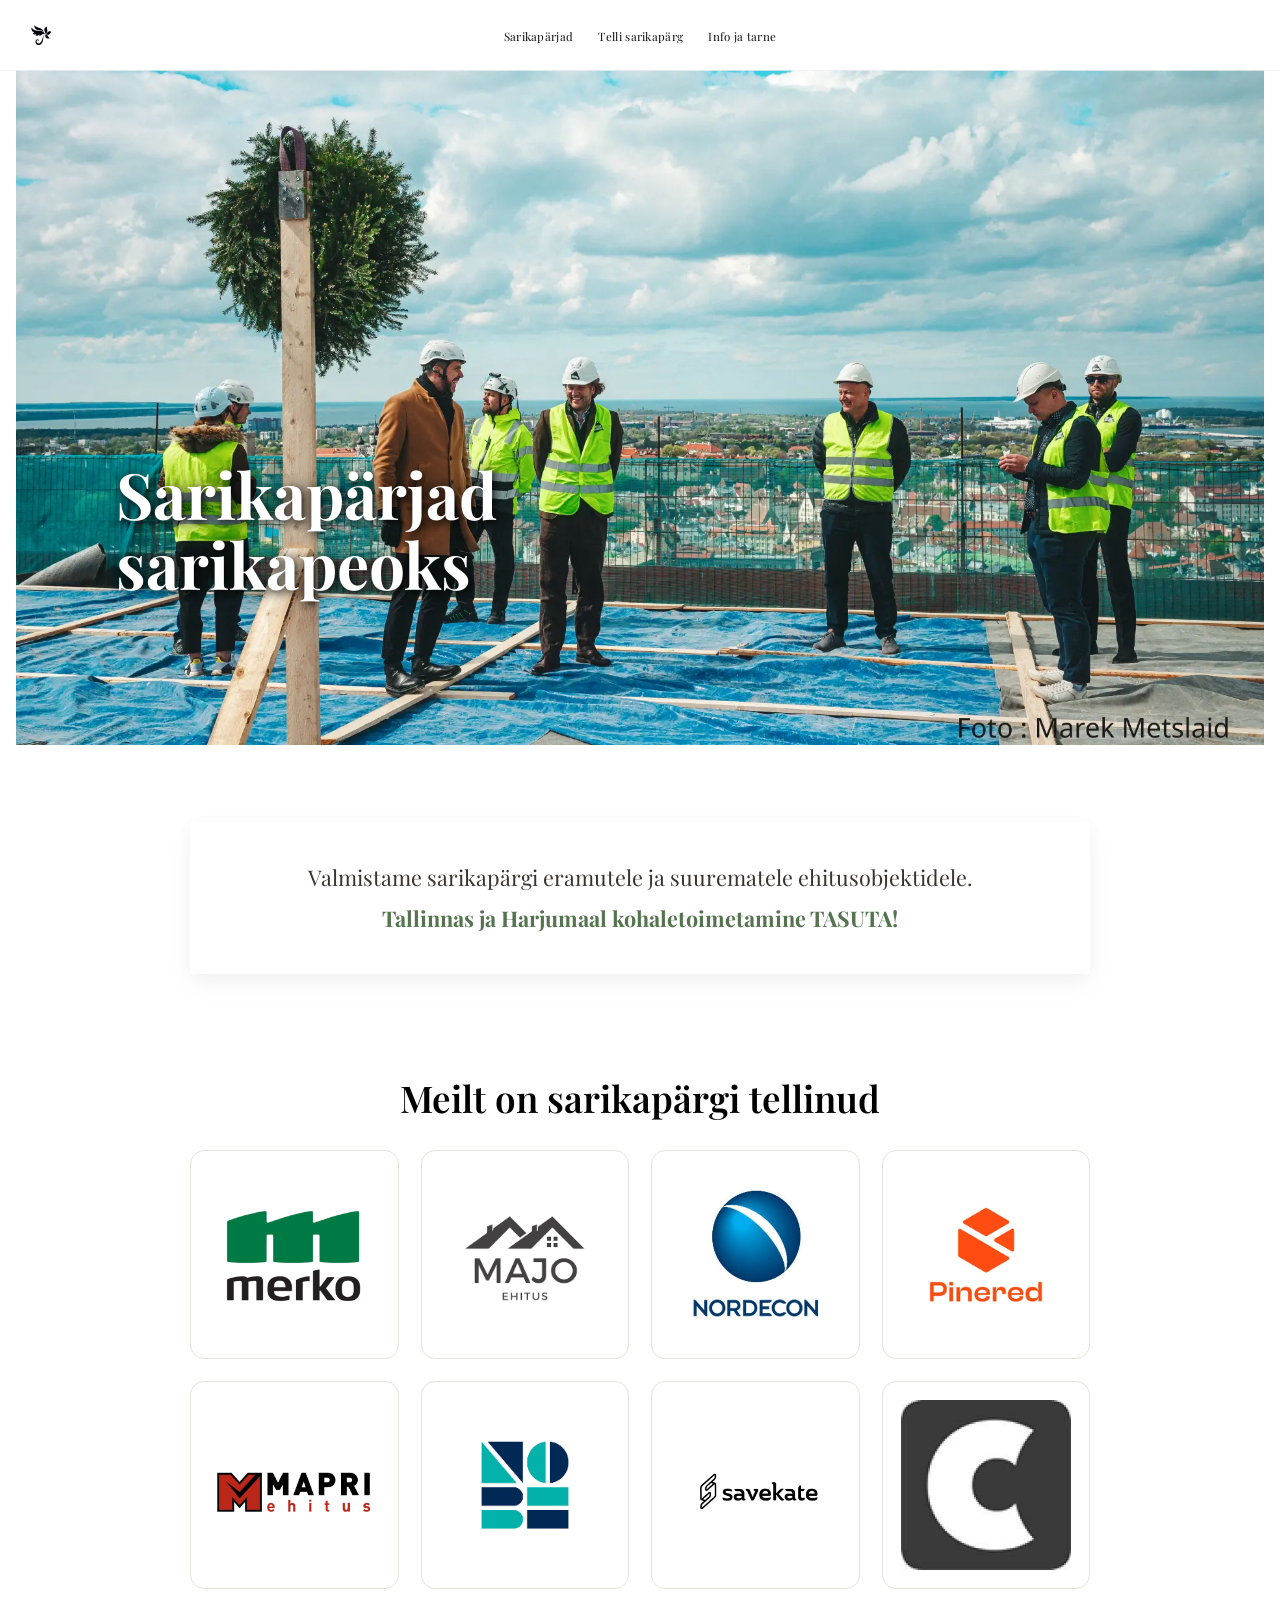
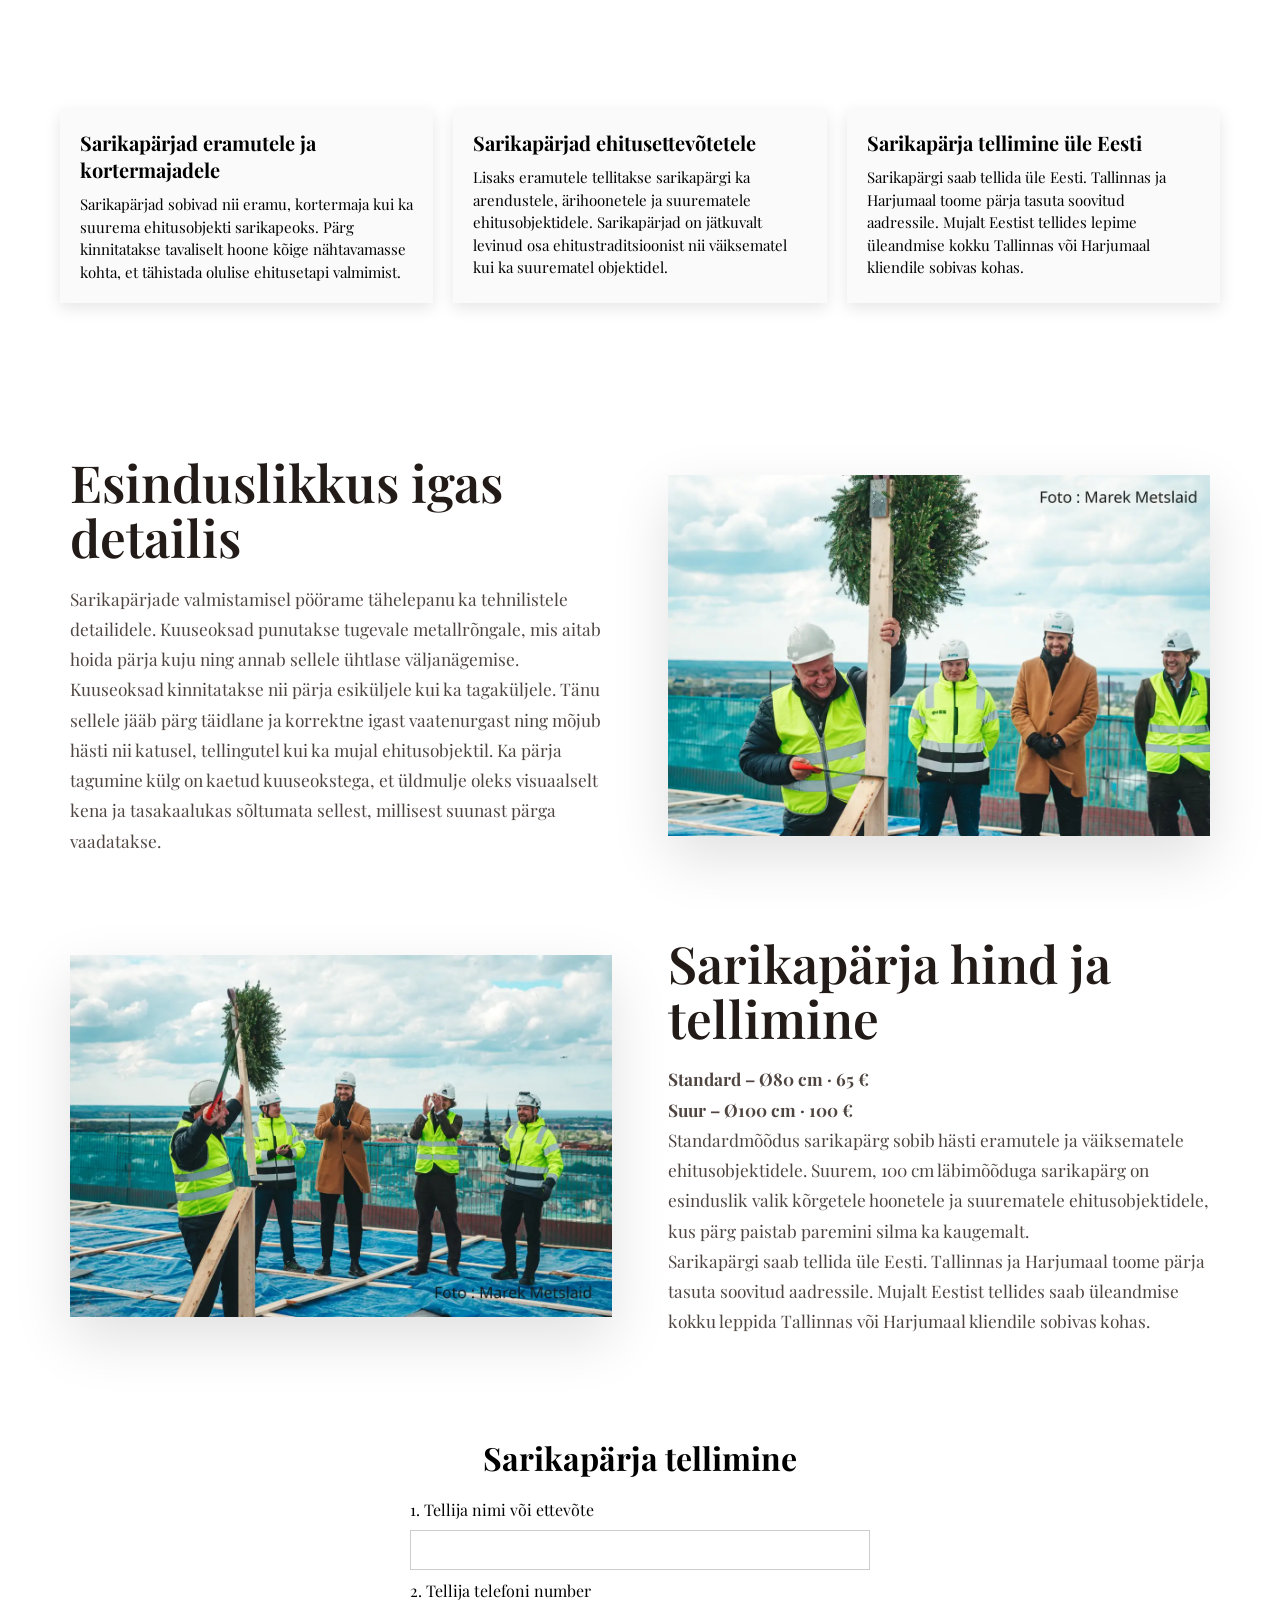
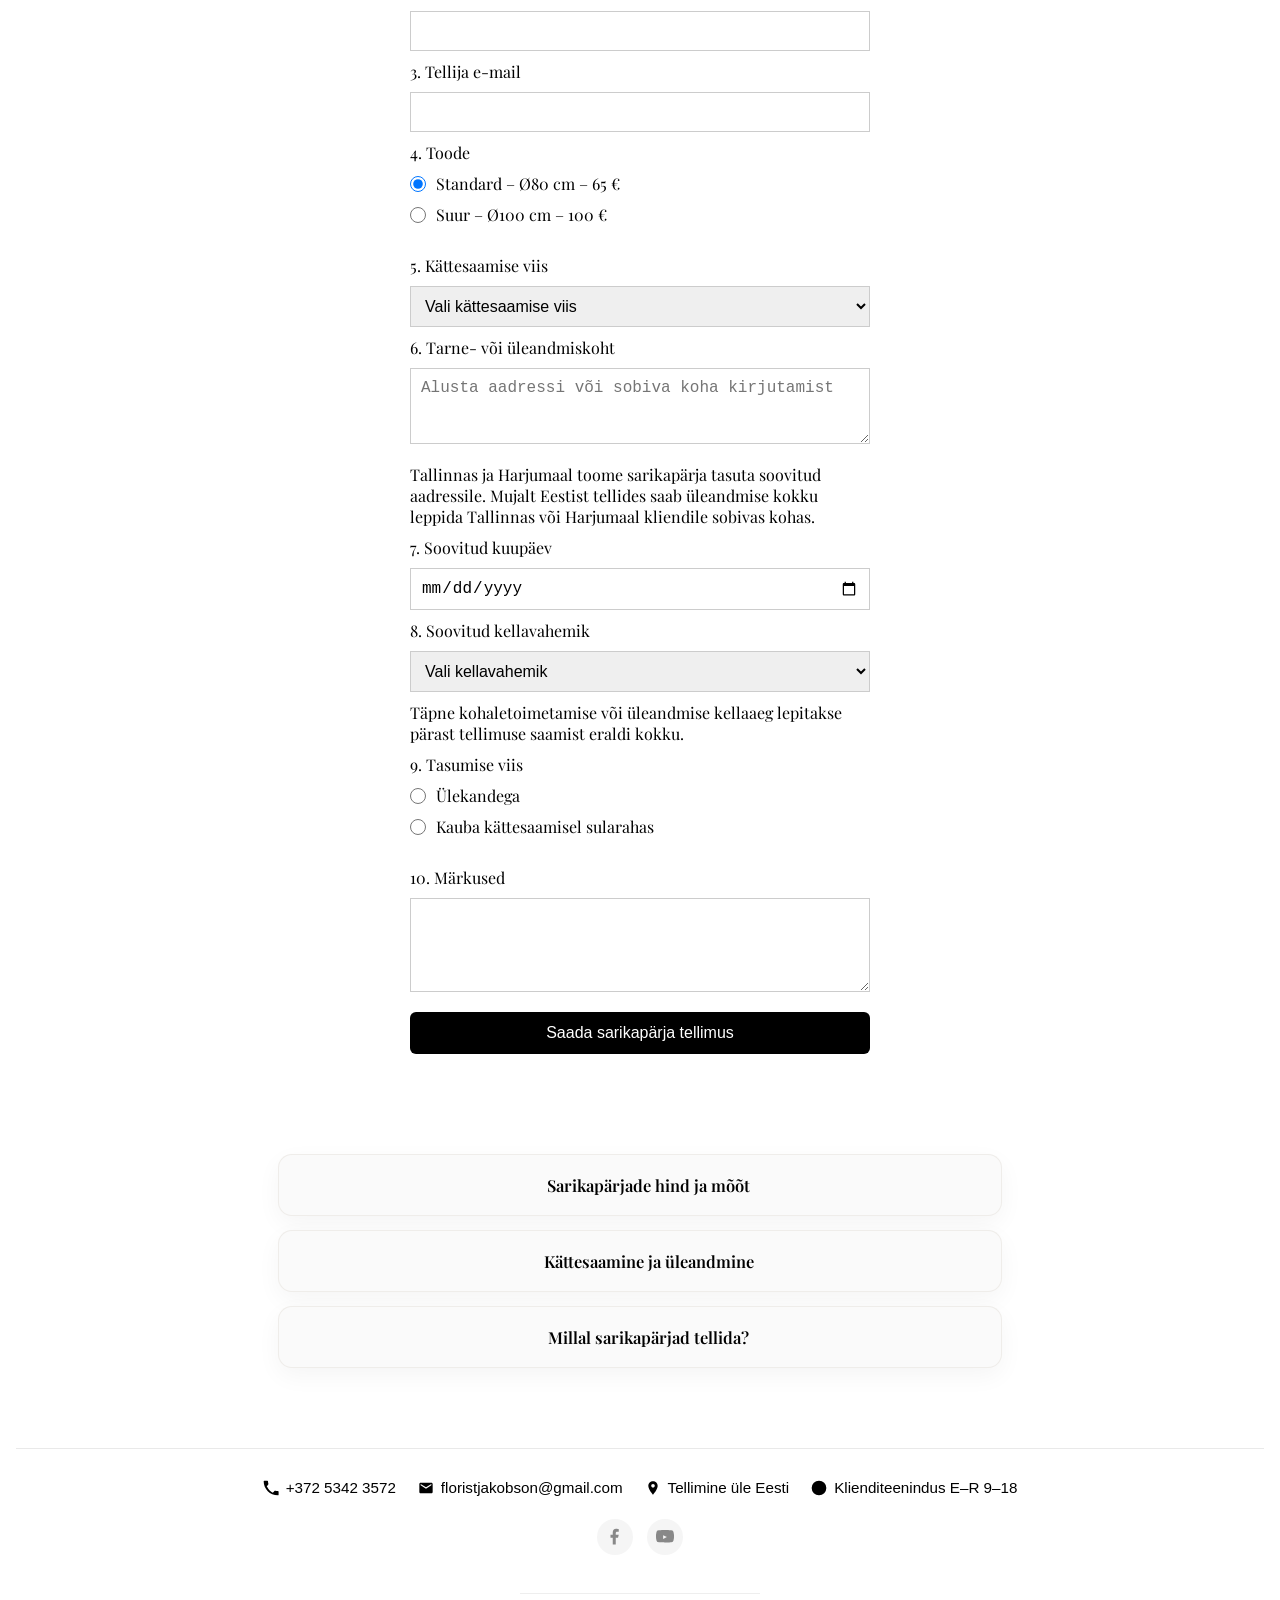
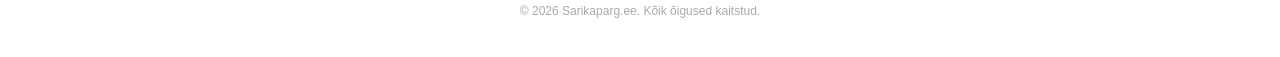
<file: index.html>
<!doctype html>
<html lang="et">
  <head>
    <!-- Google tag (gtag.js) -->
    <script
      async
      src="https://www.googletagmanager.com/gtag/js?id=G-5NRN37VY3J"
    ></script>
    <script>
      window.dataLayer = window.dataLayer || [];
      function gtag() {
        dataLayer.push(arguments);
      }
      gtag("js", new Date());

      gtag("config", "G-5NRN37VY3J");
    </script>
    <meta charset="UTF-8" />
    <meta name="viewport" content="width=device-width, initial-scale=1.0" />

    <title>Sarikapärjad sarikapeoks üle Eesti | Sarikaparg.ee</title>

    <meta
      name="description"
      content="Sarikapärjad sarikapeoks Tallinnas, Harjumaal ja üle Eesti. Tallinnas ja Harjumaal tasuta kohaletoimetamine."
    />

    <link rel="canonical" href="https://sarikaparg.ee/" />
    <meta name="robots" content="index, follow" />

    <link rel="stylesheet" href="/style.css" />

    <link rel="preconnect" href="https://fonts.googleapis.com" />
    <link rel="preconnect" href="https://fonts.gstatic.com" crossorigin />

    <link
      href="https://fonts.googleapis.com/css2?family=Playfair+Display:wght@400..900&display=swap"
      rel="stylesheet"
    />

    <meta
      property="og:title"
      content="Sarikapärjad üle Eesti | Sarikaparg.ee"
    />

    <meta
      property="og:description"
      content="Sarikapärjad sarikapeoks.Tellimine üle Eesti. Tallinnas ja Harjumaal tasuta kohaletoimetamine või üleandmine kokkuleppel."
    />

    <meta property="og:type" content="website" />
    <meta property="og:url" content="https://sarikaparg.ee/" />
    <meta
      property="og:image"
      content="https://sarikaparg.ee/images/Sarikaparg.webp"
    />

    <meta name="twitter:card" content="summary_large_image" />

    <link rel="icon" type="image/png" sizes="48x48" href="/images/Logo48.png" />
    <link rel="icon" type="image/png" sizes="32x32" href="/images/Logo32.png" />
    <link
      rel="icon"
      type="image/png"
      sizes="512x512"
      href="/images/logo512.png"
    />
    <link rel="apple-touch-icon" href="/images/logo512.png" />
    <link rel="icon" href="/favicon.ico" sizes="any" />

    <script type="application/ld+json">
      {
        "@context": "https://schema.org",
        "@type": "Florist",
        "name": "Sarikaparg.ee",
        "url": "https://sarikaparg.ee/",
        "logo": "https://sarikaparg.ee/images/logo512.png",
        "image": "https://sarikaparg.ee/images/Sarikaparg.webp",
        "description": "Sarikapärjad sarikapeoks. Tellimine üle Eesti. Tallinnas ja Harjumaal tasuta kohaletoimetamine või üleandmine kokkuleppel.",
        "telephone": "+37253423572",
        "areaServed": "Eesti",
        "priceRange": "€€"
      }
    </script>

    <script type="application/ld+json">
      {
        "@context": "https://schema.org",
        "@type": "FAQPage",
        "mainEntity": [
          {
            "@type": "Question",
            "name": "Kui suured on sarikapärjad?",
            "acceptedAnswer": {
              "@type": "Answer",
              "text": "Sarikaparg.ee sarikapärjad on läbimõõduga 80 cm."
            }
          },
          {
            "@type": "Question",
            "name": "Kui palju sarikapärjad maksavad?",
            "acceptedAnswer": {
              "@type": "Answer",
              "text": "Sarikapärjade hind on 65 €."
            }
          },
          {
            "@type": "Question",
            "name": "Kas sarikapärjad tuuakse kohale?",
            "acceptedAnswer": {
              "@type": "Answer",
              "text": "Sarikapärgi saab tellida üle Eesti. Tallinnas ja Harjumaal toome pärja tasuta kohale. Mujalt Eestist tellides lepime üleandmise kokku Tallinnas või Harjumaal kliendile sobivas kohas."
            }
          }
        ]
      }
    </script>

    <style>
      .clients-section {
        padding: 42px 20px 48px;
        background: #ffffff;
      }

      .clients-container {
        width: 100%;
        max-width: 900px;
        margin: 0 auto;
        text-align: center;
      }

      .clients-container h2 {
        margin: 0 0 28px;
        font-family: "Playfair Display", serif;
        font-size: clamp(1.7rem, 3vw, 2.3rem);
        font-weight: 600;
      }

      .clients-grid {
        display: grid;
        grid-template-columns: repeat(4, minmax(0, 1fr));
        gap: 22px;
      }

      .client-logo {
        aspect-ratio: 1 / 1;
        display: flex;
        align-items: center;
        justify-content: center;
        padding: 18px;
        background: #ffffff;
        border: 1px solid #e6e3dc;
        border-radius: 14px;
      }

      .client-logo img {
        width: 100%;
        height: 100%;
        object-fit: contain;
        display: block;
      }

      @media (max-width: 640px) {
        .clients-section {
          padding: 34px 16px 40px;
        }

        .clients-grid {
          grid-template-columns: repeat(2, minmax(0, 1fr));
          gap: 14px;
        }

        .client-logo {
          padding: 14px;
        }
      }
    </style>
  </head>

  <body>
    <nav>
      <a href="/" class="logo-link">
        <img
          src="/images/logo23.webp"
          alt="Sarikaparg.ee logo"
          width="25"
          height="25"
        />
      </a>

      <button class="menu-toggle" type="button" aria-label="Menüü">☰</button>

      <ul class="nav-menu">
        <li><a href="/">Sarikapärjad</a></li>
        <li><a href="#orderForm">Telli sarikapärg</a></li>
        <li><a href="#info">Info ja tarne</a></li>
      </ul>
    </nav>

    <header class="hero-header">
      <div class="big-slider">
        <div class="big-slide big-slide-active">
          <img
            src="/images/Sarikaparg-Tallinnas-slaider4.webp"
            alt="Sarikapärg sarikapeoks eramule või ehitusobjektile"
            width="1920"
            height="1080"
            fetchpriority="high"
            loading="eager"
          />

          <div class="big-hero-text">
            <h1>Sarikapärjad sarikapeoks</h1>
          </div>
        </div>

        <div class="big-slide">
          <img
            src="/images/Sarikaparg-Tallinnas-slaider6.webp"
            alt="Sarikapärjad tellimiseks üle Eesti"
            width="1920"
            height="1080"
            loading="lazy"
          />

          <div class="big-hero-text">
            <h2>Sarikapärjad tellimiseks üle Eesti</h2>
          </div>
        </div>
      </div>
    </header>

    <!-- INTRO – SARIKAPÄRJAD JA TASUTA TARNE -->
    <section class="intro-section">
      <div class="intro-container">
        <p class="intro-description">
          Valmistame sarikapärgi eramutele ja suurematele ehitusobjektidele.
        </p>

        <p class="intro-delivery">
          Tallinnas ja Harjumaal kohaletoimetamine TASUTA!
        </p>
      </div>
    </section>

    <section class="clients-section" aria-labelledby="clients-title">
      <div class="clients-container">
        <h2 id="clients-title">Meilt on sarikapärgi tellinud</h2>

        <div class="clients-grid">
          <div class="client-logo">
            <img src="/images/merko.png" alt="Merko logo" loading="lazy" />
          </div>

          <div class="client-logo">
            <img src="/images/majo.png" alt="Majo logo" loading="lazy" />
          </div>

          <div class="client-logo">
            <img
              src="/images/nordecon.png"
              alt="Nordecon logo"
              loading="lazy"
            />
          </div>

          <div class="client-logo">
            <img src="/images/pinered.png" alt="Pinered logo" loading="lazy" />
          </div>

          <div class="client-logo">
            <img src="/images/mapri.png" alt="Mapri logo" loading="lazy" />
          </div>

          <div class="client-logo">
            <img src="/images/nobe.png" alt="NOBE logo" loading="lazy" />
          </div>

          <div class="client-logo">
            <img
              src="/images/savekate.png"
              alt="Savekate logo"
              loading="lazy"
            />
          </div>

          <div class="client-logo">
            <img
              src="/images/combicon.png"
              alt="Combicon logo"
              loading="lazy"
            />
          </div>
        </div>
      </div>
    </section>

    <section class="seo-section">
      <div class="seo-container">
        <div class="seo-box">
          <h2>Sarikapärjad eramutele ja kortermajadele</h2>
          <p>
            Sarikapärjad sobivad nii eramu, kortermaja kui ka suurema
            ehitusobjekti sarikapeoks. Pärg kinnitatakse tavaliselt hoone kõige
            nähtavamasse kohta, et tähistada olulise ehitusetapi valmimist.
          </p>
        </div>

        <div class="seo-box">
          <h2>Sarikapärjad ehitusettevõtetele</h2>
          <p>
            Lisaks eramutele tellitakse sarikapärgi ka arendustele, ärihoonetele
            ja suurematele ehitusobjektidele. Sarikapärjad on jätkuvalt levinud
            osa ehitustraditsioonist nii väiksematel kui ka suurematel
            objektidel.
          </p>
        </div>

        <div class="seo-box">
          <h2>Sarikapärja tellimine üle Eesti</h2>
          <p>
            Sarikapärgi saab tellida üle Eesti. Tallinnas ja Harjumaal toome
            pärja tasuta soovitud aadressile. Mujalt Eestist tellides lepime
            üleandmise kokku Tallinnas või Harjumaal kliendile sobivas kohas.
          </p>
        </div>
      </div>
    </section>

    <section class="hello">
      <div class="hello-row">
        <div class="hello-text">
          <h2>Esinduslikkus igas detailis</h2>

          <p>
            Sarikapärjade valmistamisel pöörame tähelepanu ka tehnilistele
            detailidele. Kuuseoksad punutakse tugevale metallrõngale, mis aitab
            hoida pärja kuju ning annab sellele ühtlase väljanägemise.
          </p>

          <p>
            Kuuseoksad kinnitatakse nii pärja esiküljele kui ka tagaküljele.
            Tänu sellele jääb pärg täidlane ja korrektne igast vaatenurgast ning
            mõjub hästi nii katusel, tellingutel kui ka mujal ehitusobjektil. Ka
            pärja tagumine külg on kaetud kuuseokstega, et üldmulje oleks
            visuaalselt kena ja tasakaalukas sõltumata sellest, millisest
            suunast pärga vaadatakse.
          </p>
        </div>

        <div class="hello-image">
          <img
            src="/images/Sarikaparg-Tallinn-Hello2.webp"
            alt="Kuuseokstest sarikapärg ehitusobjekti katusel"
            loading="lazy"
          />
        </div>
      </div>

      <div class="hello-row hello-reverse">
        <div class="hello-text">
          <h2>Sarikapärja hind ja tellimine</h2>

          <p>
            <strong>Standard – Ø80 cm · 65 €</strong><br />
            <strong>Suur – Ø100 cm · 100 €</strong>
          </p>

          <p>
            Standardmõõdus sarikapärg sobib hästi eramutele ja väiksematele
            ehitusobjektidele. Suurem, 100 cm läbimõõduga sarikapärg on
            esinduslik valik kõrgetele hoonetele ja suurematele
            ehitusobjektidele, kus pärg paistab paremini silma ka kaugemalt.
          </p>

          <p>
            Sarikapärgi saab tellida üle Eesti. Tallinnas ja Harjumaal toome
            pärja tasuta soovitud aadressile. Mujalt Eestist tellides saab
            üleandmise kokku leppida Tallinnas või Harjumaal kliendile sobivas
            kohas.
          </p>
        </div>

        <div class="hello-image">
          <img
            src="/images/Sarikaparg-Tallinn-Hello1.webp"
            alt="80 cm läbimõõduga kuuseokstest sarikapärg"
            loading="lazy"
          />
        </div>
      </div>
    </section>

    <section class="order-form" id="orderForm">
      <h2>Sarikapärja tellimine</h2>

      <form action="https://formspree.io/f/xkopbzkl" method="POST">
        <label for="name">1. Tellija nimi või ettevõte</label>
        <input type="text" id="name" name="nimi" required />

        <label for="phone">2. Tellija telefoni number</label>
        <input type="tel" id="phone" name="telefon" required />

        <label for="email">3. Tellija e-mail</label>
        <input type="email" id="email" name="email" required />

        <label>4. Toode</label>

        <div class="payment-options">
          <label>
            <input
              type="radio"
              name="toode"
              value="Standard – Ø80 cm – 65 €"
              required
              checked
            />
            Standard – Ø80 cm – 65 €
          </label>

          <label>
            <input type="radio" name="toode" value="Suur – Ø100 cm – 100 €" />
            Suur – Ø100 cm – 100 €
          </label>
        </div>

        <label for="delivery">5. Kättesaamise viis</label>
        <select id="delivery" name="kattesaamise_viis" required>
          <option value="">Vali kättesaamise viis</option>
          <option value="Tasuta kohaletoimetamine Tallinnas / Harjumaal">
            Tasuta kohaletoimetamine Tallinnas / Harjumaal
          </option>
          <option value="Üleandmine kokkuleppel Tallinnas / Harjumaal">
            Üleandmine kokkuleppel Tallinnas / Harjumaal
          </option>
        </select>

        <label for="address">6. Tarne- või üleandmiskoht</label>
        <textarea
          id="address"
          name="tarne_voi_uleandmiskoht"
          rows="3"
          placeholder="Alusta aadressi või sobiva koha kirjutamist"
          autocomplete="off"
          required
        ></textarea>

        <ul id="aadressiValikud"></ul>

        <p class="time-note">
          Tallinnas ja Harjumaal toome sarikapärja tasuta soovitud aadressile.
          Mujalt Eestist tellides saab üleandmise kokku leppida Tallinnas või
          Harjumaal kliendile sobivas kohas.
        </p>

        <label for="date">7. Soovitud kuupäev</label>
        <input type="date" id="date" name="soovitud_kuupaev" required />

        <label for="time">8. Soovitud kellavahemik</label>
        <select id="time" name="soovitud_kellavahemik" required>
          <option value="">Vali kellavahemik</option>
          <option value="9.00–11.00">9.00–11.00</option>
          <option value="12.00–14.00">12.00–14.00</option>
          <option value="15.00–17.00">15.00–17.00</option>
        </select>

        <p class="time-note">
          Täpne kohaletoimetamise või üleandmise kellaaeg lepitakse pärast
          tellimuse saamist eraldi kokku.
        </p>

        <label>9. Tasumise viis</label>

        <div class="payment-options">
          <label>
            <input type="radio" name="tasumine" value="Ülekandega" required />
            Ülekandega
          </label>

          <label>
            <input
              type="radio"
              name="tasumine"
              value="Kauba kättesaamisel sularahas"
            />
            Kauba kättesaamisel sularahas
          </label>
        </div>

        <label for="notes">10. Märkused</label>
        <textarea id="notes" name="markused" rows="4"></textarea>

        <button type="submit">Saada sarikapärja tellimus</button>

        <p id="formMessage" class="success-message">
          ✔ Aitäh! Oleme teie sarikapärja tellimuse kätte saanud. Võtame teiega
          tööajal ühendust kuni 1 tunni jooksul, et tellimus kinnitada.
        </p>
      </form>
    </section>

    <section class="info-details" id="info">
      <details>
        <summary>Sarikapärjade hind ja mõõt</summary>

        <div class="details-content">
          <p>Sarikapärgi valmistame kahes suuruses:</p>

          <p>
            <strong>Standard – Ø80 cm · 65 €</strong><br />
            Klassikaline sarikapärg, mis sobib hästi eramutele, väiksematele
            kortermajadele ja ehitusobjektidele.
          </p>

          <p>
            <strong>Suur – Ø100 cm · 100 €</strong><br />
            Suurem ja esinduslikum sarikapärg, mis sobib eriti hästi kõrgetele
            hoonetele, suurematele kortermajadele ja ärihoonetele. Suurem
            läbimõõt tagab parema nähtavuse ka kaugemalt ning mõjub suurel
            ehitusobjektil proportsionaalsemalt.
          </p>
        </div>
      </details>

      <details>
        <summary>Kättesaamine ja üleandmine</summary>

        <div class="details-content">
          <p>
            Tallinnas ja Harjumaal toome sarikapärja tasuta soovitud aadressile.
          </p>

          <p>
            Mujalt Eestist tellides lepime sarikapärja üleandmise kokku
            Tallinnas või Harjumaal kliendile sobivas kohas.
          </p>

          <p>
            Täpne kohaletoimetamise või üleandmise kellaaeg lepitakse pärast
            tellimuse saamist eraldi kokku.
          </p>
        </div>
      </details>

      <details>
        <summary>Millal sarikapärjad tellida?</summary>

        <div class="details-content">
          <p>Soovitame sarikapärjad tellida vähemalt 2–3 päeva ette.</p>

          <p>
            Kiiremate tellimuste puhul võib samuti ühendust võtta — võimalusel
            leiame lahenduse ka lühema etteteatamisega.
          </p>

          <p>
            Tellida saab alloleva tellimisvormi kaudu. Kiiremate küsimuste
            korral võib ka helistada või kirjutada e-posti teel.
          </p>
        </div>
      </details>
    </section>

    <footer>
      <div class="footer">
        <div class="footer-container">
          <div class="footer-contact-row">
            <a href="tel:+37253423572">
              <svg viewBox="0 0 24 24">
                <path
                  d="M6.6 10.8c1.8 3.5 4.7 6.3 8.2 8.2l2.7-2.7c.3-.3.7-.4 1.1-.3 1.2.4 2.5.6 3.8.6.6 0 1 .4 1 1V22c0 .6-.4 1-1 1C10.3 23 1 13.7 1 2c0-.6.4-1 1-1h4.5c.6 0 1 .4 1 1 0 1.3.2 2.6.6 3.8.1.4 0 .8-.3 1.1l-2.2 2.9z"
                />
              </svg>
              +372 5342 3572
            </a>

            <a href="mailto:floristjakobson@gmail.com">
              <svg viewBox="0 0 24 24">
                <path
                  d="M20 4H4c-1.1 0-2 .9-2 2v12c0 1.1.9 2 2 2h16c1.1 0 2-.9 2-2V6c0-1.1-.9-2-2-2zm0 4-8 5-8-5V6l8 5 8-5v2z"
                />
              </svg>
              floristjakobson@gmail.com
            </a>

            <span>
              <svg viewBox="0 0 24 24">
                <path
                  d="M12 2C8.1 2 5 5.1 5 9c0 5.2 7 13 7 13s7-7.8 7-13c0-3.9-3.1-7-7-7zm0 9.5A2.5 2.5 0 1 1 12 6a2.5 2.5 0 0 1 0 5.5z"
                />
              </svg>
              Tellimine üle Eesti
            </span>

            <span>
              <svg viewBox="0 0 24 24">
                <path
                  d="M12 1a11 11 0 1 0 11 11A11 11 0 0 0 12 1zm1 11.4V6h-2v7l5.2 3.1 1-1.7z"
                />
              </svg>
              Klienditeenindus E–R 9–18
            </span>
          </div>

          <div class="footer-social">
            <a
              href="https://www.facebook.com/sarikaparg/"
              target="_blank"
              aria-label="Facebook"
            >
              <svg viewBox="0 0 24 24">
                <path
                  d="M13 22v-9h3l1-4h-4V7c0-1.2.3-2 2-2h2V1.5c-.4-.1-1.8-.5-3.5-.5C10.5 1 9 2.8 9 6v3H6v4h3v9h4z"
                />
              </svg>
            </a>

            <a
              href="https://www.youtube.com/@floristjakobson"
              target="_blank"
              aria-label="YouTube"
            >
              <svg viewBox="0 0 24 24">
                <path
                  d="M23.5 6.2s-.2-1.6-.9-2.3c-.9-.9-1.9-.9-2.3-1C17.2 2.5 12 2.5 12 2.5s-5.2 0-8.3.4c-.4.1-1.4.1-2.3 1C.7 4.6.5 6.2.5 6.2S0 8.1 0 10v2c0 1.9.5 3.8.5 3.8s.2 1.6.9 2.3c.9.9 2.1.9 2.6 1 1.9.2 8 .4 8 .4s5.2 0 8.3-.4c.4-.1 1.4-.1 2.3-1 .7-.7.9-2.3.9-2.3S24 13.9 24 12v-2c0-1.9-.5-3.8-.5-3.8zM9.5 14.5v-5l5 2.5-5 2.5z"
                />
              </svg>
            </a>
          </div>

          <div class="footer-bottom">
            © 2026 Sarikaparg.ee. Kõik õigused kaitstud.
          </div>
        </div>
      </div>
    </footer>

    <script>
      const bigSlides = document.querySelectorAll(".big-slide");
      let bigCurrent = 0;

      if (bigSlides.length > 0) {
        setInterval(() => {
          bigSlides[bigCurrent].classList.remove("big-slide-active");
          bigCurrent = (bigCurrent + 1) % bigSlides.length;
          bigSlides[bigCurrent].classList.add("big-slide-active");
        }, 5000);
      }
    </script>
    <script>
      document.addEventListener("DOMContentLoaded", function () {
        const menuToggle = document.querySelector(".menu-toggle");
        const navMenu = document.querySelector(".nav-menu");

        menuToggle.addEventListener("click", function () {
          navMenu.classList.toggle("active");
        });
      });
    </script>

    <script>
      const dateInput = document.getElementById("date");
      const today = new Date().toISOString().split("T")[0];
      dateInput.min = today;
    </script>

    <script>
      const aadressInput = document.getElementById("address");
      const aadressiValikud = document.getElementById("aadressiValikud");

      aadressInput.addEventListener("input", async function () {
        const otsing = aadressInput.value.trim();

        if (otsing.length < 3) {
          aadressiValikud.innerHTML = "";
          return;
        }

        const apiAadress =
          "https://inaadress.maaamet.ee/inaadress/gazetteer" +
          "?address=" +
          encodeURIComponent(otsing) +
          "&results=5&appartment=1";

        try {
          const vastus = await fetch(apiAadress);
          const andmed = await vastus.json();

          aadressiValikud.innerHTML = "";

          andmed.addresses.forEach(function (aadress) {
            const valik = document.createElement("li");
            valik.textContent = aadress.ipikkaadress;

            valik.addEventListener("click", function () {
              aadressInput.value = aadress.ipikkaadress;
              aadressiValikud.innerHTML = "";
            });

            aadressiValikud.appendChild(valik);
          });
        } catch (error) {
          aadressiValikud.innerHTML = "";
          console.error("Aadressiotsing ebaõnnestus:", error);
        }
      });
    </script>
    <script>
      const orderForm = document.querySelector("#orderForm form");
      const formMessage = document.getElementById("formMessage");

      orderForm.addEventListener("submit", async function (event) {
        event.preventDefault();

        const formData = new FormData(orderForm);

        try {
          const response = await fetch(orderForm.action, {
            method: "POST",
            body: formData,
            headers: {
              Accept: "application/json",
            },
          });

          if (response.ok) {
            orderForm.reset();
            formMessage.style.display = "block";
          } else {
            alert("Tellimuse saatmisel tekkis viga. Palun proovige uuesti.");
          }
        } catch (error) {
          alert("Tellimuse saatmisel tekkis viga. Palun proovige uuesti.");
        }
      });
    </script>
  </body>
</html>
</file>
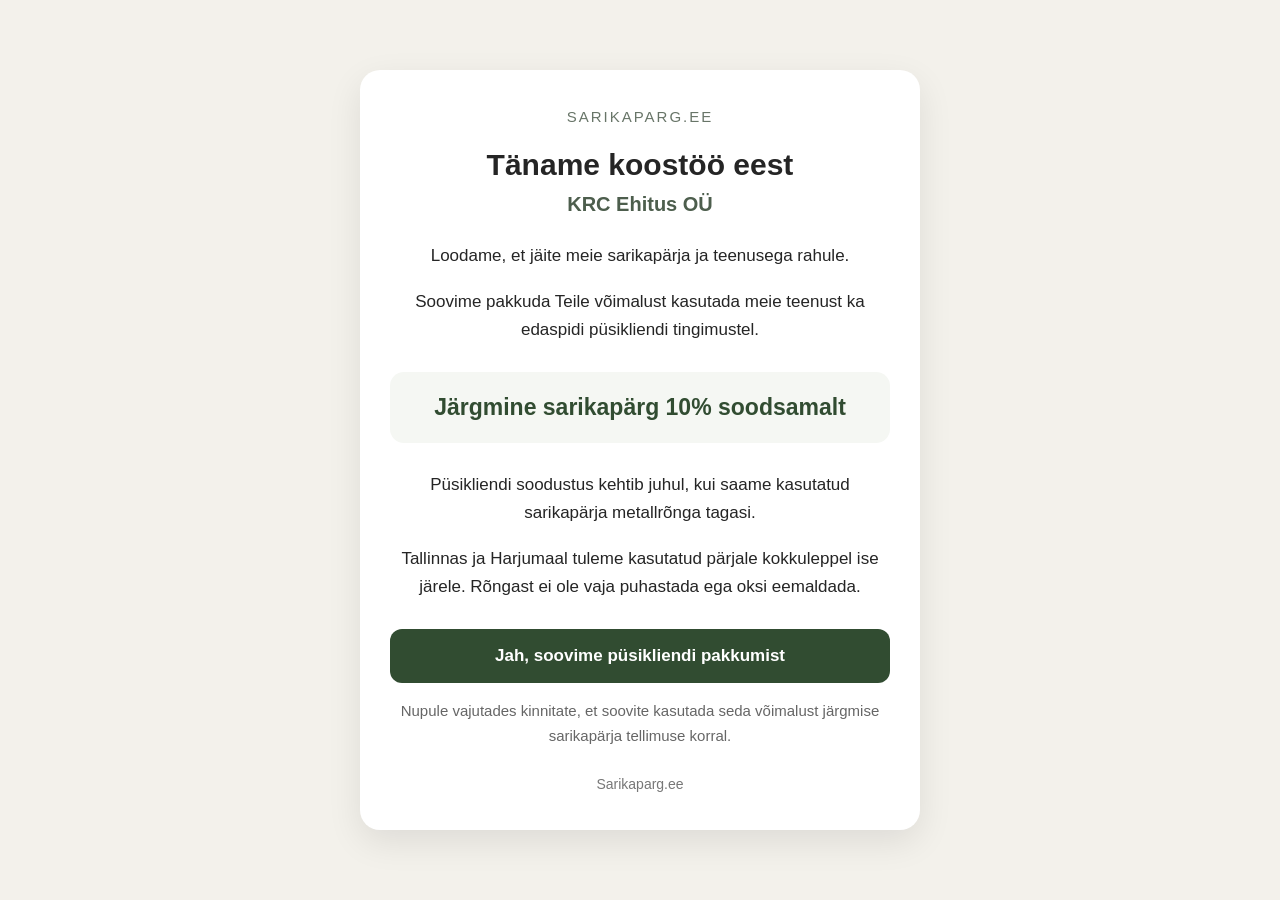
<file: pakkumine-krc/index.html>
<!doctype html>
<html lang="et">
  <head>
    <meta charset="UTF-8" />
    <meta name="viewport" content="width=device-width, initial-scale=1.0" />

    <title>Püsikliendi pakkumine | KRC Ehitus OÜ | Sarikaparg.ee</title>
    <meta name="robots" content="noindex, nofollow" />

    <style>
      * {
        box-sizing: border-box;
      }

      body {
        margin: 0;
        font-family: Arial, Helvetica, sans-serif;
        background: #f3f1eb;
        color: #252525;
        min-height: 100vh;
        display: flex;
        align-items: center;
        justify-content: center;
        padding: 24px;
      }

      .offer-card {
        width: 100%;
        max-width: 560px;
        background: #ffffff;
        border-radius: 20px;
        padding: 38px 30px;
        box-shadow: 0 12px 35px rgba(0, 0, 0, 0.09);
        text-align: center;
      }

      .brand {
        font-size: 15px;
        letter-spacing: 2px;
        text-transform: uppercase;
        color: #687568;
        margin-bottom: 22px;
      }

      h1 {
        margin: 0 0 10px;
        font-size: 30px;
        line-height: 1.2;
      }

      .client {
        font-size: 20px;
        font-weight: 700;
        margin-bottom: 26px;
        color: #4d5e4d;
      }

      p {
        font-size: 17px;
        line-height: 1.65;
        margin: 0 0 18px;
      }

      .offer {
        margin: 28px 0;
        padding: 22px;
        background: #f5f7f3;
        border-radius: 14px;
      }

      .offer strong {
        font-size: 23px;
        color: #314c31;
      }

      .note {
        font-size: 15px;
        color: #666;
        margin-top: 16px;
      }

      form {
        margin-top: 28px;
      }

      .confirm-btn {
        width: 100%;
        border: none;
        border-radius: 12px;
        padding: 17px 22px;
        background: #314c31;
        color: #ffffff;
        font-size: 17px;
        font-weight: 700;
        cursor: pointer;
        transition: opacity 0.2s ease;
      }

      .confirm-btn:hover {
        opacity: 0.92;
      }

      .confirm-btn:disabled {
        cursor: default;
        opacity: 0.85;
      }

      .success-message {
        display: none;
        margin-top: 18px;
        margin-bottom: 0;
        font-size: 16px;
        font-weight: 700;
        color: #314c31;
      }

      .footer {
        margin-top: 28px;
        font-size: 14px;
        color: #777;
      }

      @media (max-width: 600px) {
        .offer-card {
          padding: 30px 20px;
        }

        h1 {
          font-size: 26px;
        }

        .offer strong {
          font-size: 21px;
        }
      }
    </style>
  </head>

  <body>
    <main class="offer-card">
      <div class="brand">Sarikaparg.ee</div>

      <h1>Täname koostöö eest</h1>

      <div class="client">KRC Ehitus OÜ</div>

      <p>Loodame, et jäite meie sarikapärja ja teenusega rahule.</p>

      <p>
        Soovime pakkuda Teile võimalust kasutada meie teenust ka edaspidi
        püsikliendi tingimustel.
      </p>

      <div class="offer">
        <strong>Järgmine sarikapärg 10% soodsamalt</strong>
      </div>

      <p>
        Püsikliendi soodustus kehtib juhul, kui saame kasutatud sarikapärja
        metallrõnga tagasi.
      </p>

      <p>
        Tallinnas ja Harjumaal tuleme kasutatud pärjale kokkuleppel ise järele.
        Rõngast ei ole vaja puhastada ega oksi eemaldada.
      </p>

      <form id="offerForm">
        <input type="hidden" name="Ettevõte" value="KRC Ehitus OÜ" />

        <input
          type="hidden"
          name="Pakkumine"
          value="10% püsikliendi soodustus järgmisele sarikapärjale kasutatud metallrõnga tagastamisel"
        />

        <input
          type="hidden"
          name="Vastus"
          value="Klient soovib püsikliendi pakkumist kasutada"
        />

        <button type="submit" class="confirm-btn" id="confirmBtn">
          Jah, soovime püsikliendi pakkumist
        </button>

        <p id="successMessage" class="success-message">
          ✓ Teie soov on registreeritud. Täname!
        </p>
      </form>

      <p class="note">
        Nupule vajutades kinnitate, et soovite kasutada seda võimalust järgmise
        sarikapärja tellimuse korral.
      </p>

      <div class="footer">Sarikaparg.ee</div>
    </main>

    <script>
      const form = document.getElementById("offerForm");
      const button = document.getElementById("confirmBtn");
      const successMessage = document.getElementById("successMessage");

      form.addEventListener("submit", async function (event) {
        event.preventDefault();

        button.disabled = true;
        button.textContent = "Registreerime...";

        const formData = new FormData(form);

        try {
          const response = await fetch("https://formspree.io/f/xkopbzkl", {
            method: "POST",
            body: formData,
            headers: {
              Accept: "application/json",
            },
          });

          if (response.ok) {
            button.textContent = "Soov registreeritud";
            successMessage.style.display = "block";
          } else {
            button.disabled = false;
            button.textContent = "Jah, soovime püsikliendi pakkumist";
            alert("Saatmisel tekkis viga. Palun proovige uuesti.");
          }
        } catch (error) {
          button.disabled = false;
          button.textContent = "Jah, soovime püsikliendi pakkumist";
          alert("Saatmisel tekkis viga. Palun proovige uuesti.");
        }
      });
    </script>
  </body>
</html>
</file>
<file: style.css>
:root {
  --base-color: white;
  --text-color: black;
  --color-5: rgb(235, 232, 232);
  --box-color: #fafafa;
}

* {
  margin: 0;
  padding: 0;
  box-sizing: border-box;
}

html {
  font-family: "Playfair Display", serif;
  color: var(--text-color);
}

body {
  padding: 1em;
  padding-top: 70px;
  background-color: var(--base-color);
}

h1,
h2,
h3 {
  font-family: "Playfair Display", serif;
}

h1 {
  font-size: 2.5rem;
}

h2 {
  font-size: 2rem;
}

/* NAV */

nav {
  position: fixed;
  top: 0;
  left: 0;
  width: 100%;
  z-index: 1000;

  display: flex;
  align-items: center;
  justify-content: space-between;

  padding: 1.1em 1.5em;

  background: rgba(255, 255, 255, 0.75);
  /* backdrop-filter: blur(12px); */
  /* -webkit-backdrop-filter: blur(12px); */
  border-bottom: 1px solid rgba(0, 0, 0, 0.05);
}

.logo-link {
  display: flex;
  align-items: center;
}

.logo-link img {
  height: 28px;
  display: block;
}

nav ul {
  position: absolute;
  left: 50%;
  transform: translateX(-50%);

  display: flex;
  gap: 1em;
  list-style: none;
  margin: 0;
  padding: 0;
  align-items: center;
}

nav a {
  color: #111;
  text-decoration: none;
  font-size: 0.72rem;
  font-weight: 400;
  letter-spacing: 0.3px;
  transition: 0.2s ease;
  padding: 0.3em 0.4em;
}

nav a:hover {
  opacity: 0.6;
}

.menu-toggle {
  display: none;
  background: none;
  border: none;
  font-size: 2rem;
  cursor: pointer;
  color: #111;
  line-height: 1;
}

/* SIIT ALGAB MOBIILI VAADE */

@media (max-width: 1050px) {
  nav {
    padding: 0.9em 1em;
  }

  .logo-link img {
    height: 32px;
    width: auto;
    display: block;
  }

  .menu-toggle {
    display: block;
  }

  .nav-menu {
    display: none;

    position: absolute;
    top: 100%;
    left: 0;

    width: 100%;

    background: rgba(255, 255, 255, 0.96);
    background: rgba(255, 255, 255, 0.95);

    flex-direction: column;
    gap: 0;

    padding: 15px 0;

    border-top: 1px solid rgba(0, 0, 0, 0.05);
    box-shadow: 0 10px 25px rgba(0, 0, 0, 0.08);

    transform: none;
    box-sizing: border-box;
  }

  .nav-menu.active {
    display: flex;
  }

  .nav-menu li {
    width: 100%;
    text-align: center;
  }

  .nav-menu a {
    display: block;
    padding: 14px;
    font-size: 1rem;
  }
}

/* SIIN LÕPEB MOBIILI VAADE */

/* HERO SLIDER */

.hero-header {
  position: relative;
  width: 100%;
  height: 75vh;
  min-height: 420px;
  overflow: hidden;
}

.big-slider {
  position: relative;
  width: 100%;
  height: 100%;
}

.big-slide {
  position: absolute;
  inset: 0;
  opacity: 0;
  transition: opacity 1s ease;
  z-index: 0;
}

.big-slide-active {
  opacity: 1;
  z-index: 1;
}

.big-slide img {
  display: block;
  width: 100%;
  height: 100%;
  object-fit: cover;
  object-position: center;
}

.big-hero-text {
  position: absolute;
  left: 8%;
  bottom: 18%;
  max-width: 650px;
  color: white;
  z-index: 2;
}

.big-hero-text h1,
.big-hero-text h2 {
  font-size: clamp(2rem, 5vw, 4.5rem);
  line-height: 1.1;
  margin-bottom: 24px;

  text-shadow:
    2px 2px 8px rgba(0, 0, 0, 0.8),
    0 0 20px rgba(0, 0, 0, 0.5);
}

@media (max-width: 768px) {
  .hero-header {
    height: 65vh;
    min-height: 360px;
  }

  .big-hero-text {
    left: 6%;
    right: 6%;
    bottom: 14%;
  }
}

/* ÜLDINE SECTION */

section {
  margin: 2em auto;
  width: min(75em, 100%);
  padding: min(2em, 15%);
  border-radius: 1em;
}

/* SEO BOXID */

.seo-section {
  padding: 40px 20px;
}

.seo-container {
  display: flex;
  gap: 20px;
  max-width: 1200px;
  margin: 0 auto;
  flex-wrap: wrap;
}

.seo-box {
  flex: 1;
  min-width: 250px;
  background: var(--box-color);
  padding: 20px;

  box-shadow: 0 5px 15px rgba(0, 0, 0, 0.1);
}

.seo-box h2 {
  margin-bottom: 10px;
  font-size: 20px;
}

.seo-box p {
  font-size: 15px;
  line-height: 1.5;
}

/* TOOTEGRUPID AVALEHEL */

.tooted-section {
  padding: 70px 20px;
  background: var(--box-color);
}

.tooted-container {
  max-width: 1000px;
  margin: 0 auto;
  display: grid;
  grid-template-columns: repeat(4, 1fr);
  gap: 28px;
}

.toode-box {
  background: #ffffff;

  overflow: hidden;
  box-shadow: 0 5px 15px rgba(0, 0, 0, 0.1);
}

.toode-box img {
  width: 100%;
  aspect-ratio: 2 / 3;
  object-fit: cover;
  display: block;
}

.toode-content {
  padding: 26px 24px 30px;
}

.toode-content h2 {
  margin: 0 0 14px;
  font-size: 1.45rem;
  color: #2b2522;
}

.toode-content p {
  margin: 0 0 22px;
  font-size: 1rem;
  line-height: 1.65;
  color: #4a403b;
}

@media (max-width: 900px) {
  .tooted-container {
    grid-template-columns: 1fr;
  }

  .tooted-section {
    padding: 50px 18px;
  }
}

/* TOOTELEHED */

.product-section-title {
  width: 100%;
  text-align: center;
  margin: 50px 0 25px;
}

.product-section-title h2 {
  margin-bottom: 24px;
  color: black;
  font-size: clamp(1.8rem, 3vw, 2.6rem);
}

.product-grid {
  display: grid;
  grid-template-columns: repeat(4, 1fr);
  gap: 20px;
  max-width: 1200px;
  margin: auto;
}

#products-title {
  margin: 0 0 35px;
  text-align: center;
  font-size: clamp(2rem, 4vw, 3rem);
}

.product-grid-leinakimp {
  display: grid;
  grid-template-columns: repeat(2, 1fr);
  gap: 20px;
  max-width: 1200px;
  margin: auto;
}

.product-box {
  background: #f5f5f5;
  padding: 15px;

  text-align: center;
  overflow: hidden;
}

.product-box img {
  width: 100%;
  height: auto;

  transition: transform 0.3s ease;
}

.product-box img:hover {
  transform: scale(1.1);
}

.product-box h3 {
  margin: 10px 0 5px 0;
}

.product-box p {
  font-size: 0.9rem;
}

.product-desc {
  font-size: 14px;
  color: #555;
  margin: 8px 0;
}

.product-price {
  font-weight: bold;
  margin-bottom: 10px;
}

.cta-button {
  display: inline-block;
  margin-top: 12px;
  padding: 0.75em 1.25em;

  color: black;
  background: rgba(255, 255, 255, 0.9);

  text-decoration: none;
  font-weight: 700;

  box-shadow: 0 4px 10px rgba(0, 0, 0, 0.15);

  transition:
    transform 0.25s ease,
    background-color 0.25s ease,
    box-shadow 0.25s ease;
}

.cta-button:hover {
  transform: translateY(-2px);
  background-color: rgba(255, 255, 255, 0.85);
  box-shadow: 0 8px 18px rgba(0, 0, 0, 0.25);
}

@media (max-width: 800px) {
  .product-grid,
  .product-grid-leinakimp {
    grid-template-columns: 1fr;
  }
}

/* TELLIMISVORM */

.order-form {
  max-width: 500px;
  margin: auto;
  padding: 20px;
}

.order-form h2 {
  text-align: center;
  margin-bottom: 20px;
}

.order-form form {
  display: flex;
  flex-direction: column;
  gap: 10px;
}

.order-form input,
.order-form textarea,
.order-form select {
  padding: 10px;

  border: 1px solid #ccc;
  font-size: 16px;
}

.order-form button {
  margin-top: 10px;
  padding: 12px;
  border: none;
  background: black;
  color: white;
  font-size: 16px;
  border-radius: 6px;
  cursor: pointer;
}

.order-form button:hover {
  background: #333;
}

.payment-options {
  display: flex;
  flex-direction: column;
  gap: 10px;
  margin-bottom: 20px;
}

.payment-options label {
  display: flex;
  align-items: center;
  gap: 10px;
  cursor: pointer;
}

.payment-options input[type="radio"] {
  width: 16px;
  height: 16px;
}

.success-message {
  display: none;
  margin-top: 15px;
  padding: 12px;
  background-color: #e6f4ea;
  color: #1a7f37;
  border-radius: 6px;
  font-weight: 600;
}

.order-form input[type="date"],
.order-form input[type="time"] {
  min-height: 42px;
}

/* =========================
   KLIENTIDE KOMMENTAARID
========================= */

.reviews-section {
  padding: 35px 0 45px;
  text-align: center;
  background-color: white;
  overflow: hidden;
}

.reviews-section h2 {
  margin: 0 20px 40px;
}

.reviews-viewport {
  width: 100%;
  overflow: hidden;
}

.reviews-container {
  display: flex;
  width: max-content;
  gap: 20px;
  align-items: stretch;

  animation: reviews-film 40s linear infinite;
  will-change: transform;
}

.review-box {
  flex: 0 0 300px;
  box-sizing: border-box;
  padding: 25px 20px;

  background: white;
}

.review-text {
  margin: 0 0 15px;
  font-style: italic;
  line-height: 1.6;
}

.review-author {
  margin: 0;
  font-weight: 600;
}

.review-stars {
  margin: 5px 0 0;
  color: #f5b301;
  letter-spacing: 2px;
}

@keyframes reviews-film {
  from {
    transform: translateX(0);
  }

  to {
    transform: translateX(calc(-50% - 10px));
  }
}

@media (max-width: 600px) {
  .reviews-section {
    padding: 50px 0 70px;
  }

  .reviews-section h2 {
    margin-bottom: 30px;
  }

  .review-box {
    flex-basis: 270px;
    padding: 22px 18px;
  }

  .reviews-container {
    gap: 15px;
    animation-duration: 34s;
  }

  @keyframes reviews-film {
    from {
      transform: translateX(0);
    }

    to {
      transform: translateX(calc(-50% - 7.5px));
    }
  }
}

/* HELLO SECTION */

.hello {
  max-width: 1180px;
  margin: 0 auto;
  padding: 80px 20px;
}

.hello-row {
  display: flex;
  align-items: center;
  gap: 56px;
  margin-bottom: 80px;
}

.hello-row:last-child {
  margin-bottom: 0;
}

.hello-reverse {
  flex-direction: row-reverse;
}

.hello-text,
.hello-image {
  flex: 1;
}

.hello h2 {
  margin: 0 0 18px;
  font-size: clamp(2rem, 4vw, 3.4rem);
  line-height: 1.08;
  font-weight: 600;
  color: #221b18;
}

.hello p {
  margin: 0;
  max-width: 560px;
  font-size: 1.08rem;
  line-height: 1.75;
  color: #4f4540;
}

.hello-image img {
  width: 100%;
  aspect-ratio: 3 / 2;
  object-fit: cover;
  display: block;

  box-shadow: 0 22px 55px rgba(0, 0, 0, 0.12);
}

@media (max-width: 800px) {
  .hello {
    padding: 56px 18px;
  }

  .hello-row,
  .hello-reverse {
    flex-direction: column;
    gap: 28px;
    margin-bottom: 56px;
  }

  .hello h2 {
    font-size: 2.1rem;
  }

  .hello p {
    font-size: 1rem;
  }

  .hello-image img {
    border-radius: 20px;
  }
}

/* GALERII */

.mini-gallery {
  margin-top: 60px;
  text-align: center;
}

.mini-gallery h3 {
  margin-bottom: 10px;
}

.mini-gallery p {
  margin-bottom: 20px;
}

.mini-gallery-row {
  display: flex;
  justify-content: center;
  gap: 10px;
  flex-wrap: wrap;
  margin-top: 10px;
}

.mini-gallery-row img {
  width: 400px;
  max-width: 100%;
}

/* FOOTER */

.footer {
  background: #fff;
  border-top: 1px solid #e9e9e9;
  padding: 30px 20px 15px;
  font-family: Arial, sans-serif;
}

.footer-container {
  max-width: 1100px;
  margin: 0 auto;
  display: flex;
  flex-direction: column;
  gap: 18px;
  align-items: center;
}

.footer-contact-row {
  display: flex;
  align-items: center;
  justify-content: center;
  flex-wrap: wrap;
  gap: 14px 22px;
  text-align: center;
}

.footer-contact-row a,
.footer-contact-row span {
  display: inline-flex;
  align-items: center;
  gap: 7px;
  color: inherit;
  text-decoration: none;
  font-size: 0.95rem;
}

.footer-contact-row svg {
  width: 16px;
  height: 16px;
  fill: currentColor;
  flex-shrink: 0;
}

.footer-social {
  display: flex;
  justify-content: center;
  gap: 14px;
  margin-top: 5px;
}

.footer-social a {
  display: flex;
  align-items: center;
  justify-content: center;
  width: 36px;
  height: 36px;
  border-radius: 50%;
  background: #f5f5f5;
  transition: 0.2s;
}

.footer-social a svg {
  width: 18px;
  height: 18px;
  fill: #888;
  transition: 0.2s;
}

.footer-social a:hover {
  background: #eaeaea;
}

.footer-social a:hover svg {
  fill: #333;
}

.footer-bottom {
  text-align: center;
  margin-top: 20px;
  font-size: 12px;
  color: #aaa;
  border-top: 1px solid #eee;
  padding-top: 10px;
}

@media (max-width: 700px) {
  .footer-contact-row {
    flex-direction: column;
    gap: 10px;
  }
}

.info-details {
  max-width: 760px;
  margin: 80px auto;
  padding: 0 18px;
}

.info-details details {
  background: var(--box-color);
  border-radius: 14px;
  margin-bottom: 14px;
  padding: 0 20px;
  border: 1px solid rgba(120, 90, 60, 0.08);
  box-shadow: 0 8px 24px rgba(0, 0, 0, 0.045);
}

.info-details summary {
  cursor: pointer;
  font-size: 1.03rem;
  font-weight: 600;
  padding: 16px 0;
  list-style: none;

  display: flex;
  align-items: center;
  justify-content: center;
  gap: 10px;

  text-align: center;
}

.info-details summary::-webkit-details-marker {
  display: none;
}

.info-details summary::before {
  content: "›";
  font-size: 1.3rem;
  font-weight: 300;
  color: var(--box-color);
  transition: transform 0.3s ease;
  flex-shrink: 0;
}

.info-details details[open] summary::before {
  transform: rotate(90deg);
}

.details-content {
  padding: 0 0 18px;
}

.details-content p {
  margin-bottom: 10px;
  line-height: 1.65;
  color: #444;
}

.details-content p:last-child {
  margin-bottom: 0;
}

@media (max-width: 768px) {
  .info-details {
    max-width: 100%;
    margin: 55px auto;
    padding: 0 14px;
  }

  .info-details details {
    padding: 0 16px;
  }

  .info-details summary {
    font-size: 0.98rem;
    padding: 15px 0;
  }

  .details-content {
    padding-bottom: 16px;
  }
}

.intro-section {
  padding: 45px 20px 25px;
  background: white;
}

.intro-container {
  max-width: 900px;
  margin: 0 auto;
  padding: 35px 45px;

  background: #fff;

  box-shadow:
    0 4px 15px rgba(0, 0, 0, 0.04),
    0 10px 30px rgba(0, 0, 0, 0.03);

  text-align: center;
}

.intro-container p {
  margin: 0;

  font-size: clamp(1.1rem, 1.8vw, 1.35rem);
  line-height: 1.9;

  color: #3a342f;
}

/* TEHTUD TÖÖDE GALERII */

.work-gallery {
  padding: 80px 20px;
  background: #fff;
}

.work-gallery-head {
  text-align: center;
  margin-bottom: 38px;
}

.work-gallery-head h2 {
  font-size: clamp(2rem, 4vw, 3rem);
  margin-bottom: 12px;
}

.work-gallery-head p {
  color: #666;
  max-width: 760px;
  margin: auto;
  line-height: 1.75;
  font-size: 1.05rem;
}

.gallery-slider {
  max-width: 1180px;
  margin: auto;
  margin-bottom: 80px;

  display: flex;
  align-items: center;
  gap: 18px;
}

.gallery-window {
  overflow: hidden;
  width: 100%;
}

.gallery-track {
  display: flex;
  gap: 22px;
  transition: transform 0.5s ease;
}

.gallery-track img {
  width: 260px;
  min-width: 260px;
  height: 260px;

  object-fit: cover;
  flex-shrink: 0;

  display: block;

  box-shadow: 0 10px 26px rgba(0, 0, 0, 0.11);
}

.gallery-arrow {
  width: 46px;
  height: 46px;

  border: none;
  border-radius: 50%;

  background: #222;
  color: #fff;

  font-size: 28px;
  cursor: pointer;
  flex-shrink: 0;

  transition: 0.25s;
}

.gallery-arrow:hover {
  background: #000;
  transform: translateY(-1px);
}

/* tahvel */
@media (max-width: 900px) {
  .gallery-track img {
    width: 230px;
    min-width: 230px;
    height: 230px;
  }
}

/* mobiil */
@media (max-width: 600px) {
  .work-gallery {
    padding: 60px 20px;
  }

  .work-gallery-head {
    margin-bottom: 28px;
  }

  .gallery-slider {
    gap: 8px;
  }

  .gallery-track {
    gap: 14px;
  }

  .gallery-track img {
    width: calc(100vw - 40px);
    min-width: calc(100vw - 40px);

    aspect-ratio: 1 / 1;
    height: auto;

    border-radius: 16px;
  }

  .gallery-arrow {
    position: absolute;
    z-index: 5;

    width: 40px;
    height: 40px;

    font-size: 22px;
    background: rgba(0, 0, 0, 0.75);
  }

  .gallery-slider {
    position: relative;
  }

  .gallery-arrow:first-child {
    left: 10px;
  }

  .gallery-arrow:last-child {
    right: 10px;
  }
}

.footer-language {
  margin-top: 14px;
  text-align: center;
}

.footer-language a {
  color: inherit;
  font-size: 0.85rem;
  opacity: 0.65;
  text-decoration: none;
}

.footer-language a:hover {
  opacity: 1;
  text-decoration: underline;
}
/* TASUTA TARNE – BOLD */
.intro-container .intro-delivery {
  font-weight: 700;
  color: #54734e;
}
</file>
